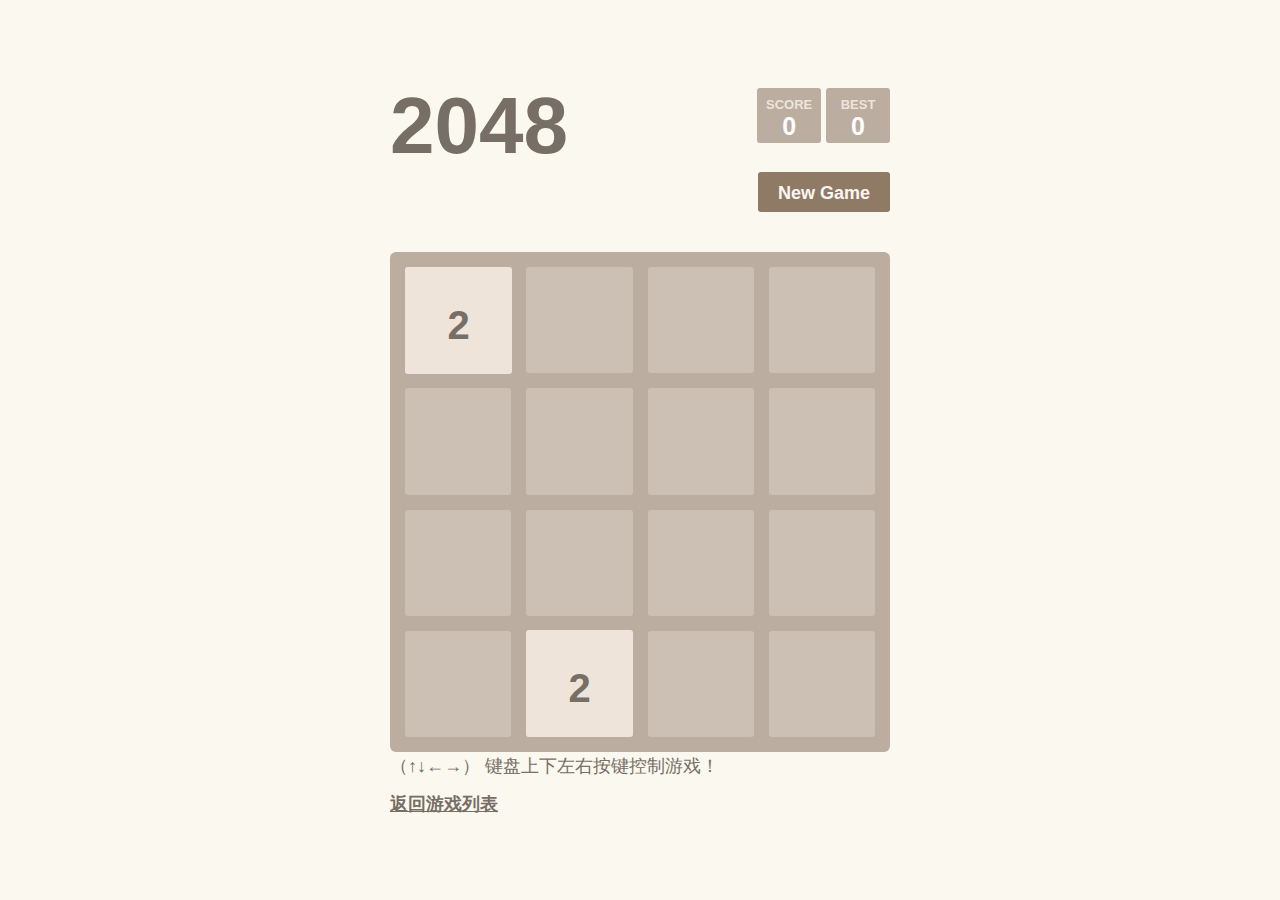
<file: tool/2048/index.html>
<!DOCTYPE html PUBLIC "-//W3C//DTD XHTML 1.0 Transitional//EN" "http://www.w3.org/TR/xhtml1/DTD/xhtml1-transitional.dtd">
<html lang="en">
<head>
	<meta http-equiv="Content-Type" content="text/html; charset=UTF-8">
    <meta charset="utf-8">
    <title>2048</title>
    <meta name="viewport" content="width=device-width, target-densitydpi=160dpi, initial-scale=1.0, maximum-scale=1, user-scalable=no, minimal-ui">
	<link rel="stylesheet" href="style.css">
</head>
<body>
<div class="container">
    <div class="heading">
        <h1 class="title">2048</h1>
        <div class="scores-container">
            <div class="score-container">104<div class="score-addition">+24</div></div>
            <div class="best-container">1420</div>
        </div>
    </div>
    <div class="above-game">
        <a class="restart-button">New Game</a>
    </div>
    <div class="game-container">
        <div class="game-message">
            <p>
            </p>
            <div class="lower">
                <a class="keep-playing-button">Keep going</a>
                <a class="retry-button">Try again</a>
                <div class="score-sharing"></div>
            </div>
        </div>
        <div class="grid-container">
            <div class="grid-row">
                <div class="grid-cell">
                </div>
                <div class="grid-cell">
                </div>
                <div class="grid-cell">
                </div>
                <div class="grid-cell">
                </div>
            </div>
            <div class="grid-row">
                <div class="grid-cell">
                </div>
                <div class="grid-cell">
                </div>
                <div class="grid-cell">
                </div>
                <div class="grid-cell">
                </div>
            </div>
            <div class="grid-row">
                <div class="grid-cell">
                </div>
                <div class="grid-cell">
                </div>
                <div class="grid-cell">
                </div>
                <div class="grid-cell">
                </div>
            </div>
            <div class="grid-row">
                <div class="grid-cell">
                </div>
                <div class="grid-cell">
                </div>
                <div class="grid-cell">
                </div>
                <div class="grid-cell">
                </div>
            </div>
        </div>
        <div class="tile-container"><div class="tile tile-2 tile-position-1-1"><div class="tile-inner">2</div></div><div class="tile tile-8 tile-position-1-2"><div class="tile-inner">6</div></div><div class="tile tile-8 tile-position-1-2"><div class="tile-inner">6</div></div><div class="tile tile-16 tile-position-1-2 tile-merged"><div class="tile-inner">8</div></div><div class="tile tile-16 tile-position-1-3"><div class="tile-inner">8</div></div><div class="tile tile-2 tile-position-1-4"><div class="tile-inner">2</div></div><div class="tile tile-4 tile-position-2-1"><div class="tile-inner">4</div></div><div class="tile tile-4 tile-position-2-1"><div class="tile-inner">4</div></div><div class="tile tile-8 tile-position-2-1 tile-merged"><div class="tile-inner">6</div></div><div class="tile tile-2 tile-position-3-1"><div class="tile-inner">2</div></div><div class="tile tile-2 tile-position-3-3 tile-new"><div class="tile-inner">2</div></div></div>
    </div>

	<p>（↑↓←→） 键盘上下左右按键控制游戏！</p>
<a href="http://tool.hmister.cn"  target="_blank">返回游戏列表</a>
    <script src="game.js"></script>

</div></body></html>
</file>
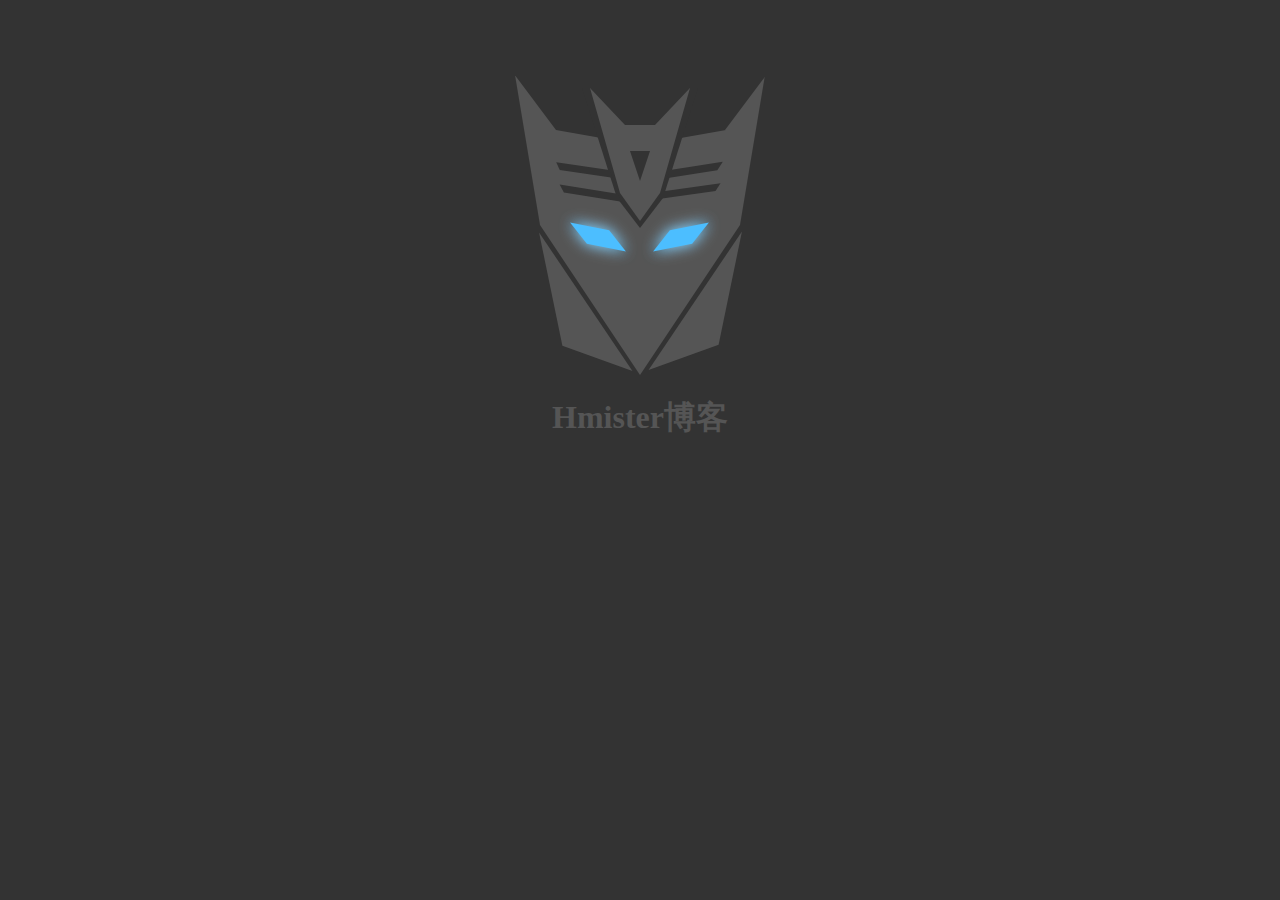
<file: tool/bxjgyd/index.html>
<html>
	<head>
	<meta charset="UTF-8">
	<title>正在进入Hmister博客...</title>
	<meta name="viewport" content="width=device-width, initial-scale=1.0">
	<meta http-equiv="refresh" content=5;url="http://www.hmister.cn">
	<style>
	body { background: #333; min-width: 320px; }
	#head-body { height: 0; width: 200px; position: relative; margin: 25px 0 50px 0; border-top: 150px solid #555; border-left: 25px solid transparent; border-right: 25px solid transparent; z-index: 2; }
	#head-body:after { content: ""; position: absolute; top: 0px; left: 0px; width: 0; height: 0; border-style: solid; border-color: #555 transparent transparent transparent; border-width: 150px 100px 0 100px; }
	#head-eye { width: 32px; height: 22px; -webkit-transform: skew(46deg) rotate(14deg); -moz-transform: skew(46deg) rotate(14deg); -o-transform: skew(46deg) rotate(14deg); background: #4CBEFF; box-shadow: rgba(255, 255, 255, 0.4) 0 0 15px, rgba(76, 190, 255, 0.95) 0 0 10px; z-index: 12; left: 67px; position: relative; top: -585px; }
	#head-eye-2 { width: 32px; height: 22px; -webkit-transform: skew(-46deg) rotate(-14deg); -moz-transform: skew(-46deg) rotate(-14deg); -o-transform: skew(-46deg) rotate(-14deg); background: #4CBEFF; box-shadow: rgba(255, 255, 255, 0.4) 0 0 15px, rgba(76, 190, 255, 0.95) 0 0 10px; z-index: 12; left: 150px; position: relative; top: -607px; }
	#head-topcover { border-top: 80px solid #333; border-left: 60px solid transparent; border-right: 60px solid transparent; height: 0; width: 169px; position: relative; z-index: 5; top: -225px; left: -19px; }
	#head-topcover:after { content: ""; position: absolute; top: 0px; left: 0px; width: 0; height: 0; border-style: solid; border-color: #333 transparent transparent transparent; border-width: 15px 85px 0 85px; }
	#head-toplogo-bg { border-top: 110px solid #333; border-left: 35px solid transparent; border-right: 35px solid transparent; height: 0; width: 46px; position: relative; z-index: 6; top: -267px; left: 67px; }
	#head-toplogo-bg:after { content: ""; position: absolute; top: 0px; left: 0px; width: 0; height: 0; border-style: solid; border-color: #333 transparent transparent transparent; border-width: 30px 23px 0 23px; }
	#head-toplogo { border-top: 105px solid #555; border-left: 30px solid transparent; border-right: 30px solid transparent; height: 0; width: 40px; position: relative; z-index: 7; top: -377px; left: 75px; }
	#head-toplogo:before { border-top: 30px solid #333; border-left: 10px solid transparent; border-right: 10px solid transparent; position: absolute; height: 0; width: 0; top: -42px; left: 10px; display: block; content: ''; }
	#head-toplogo:after { content: ""; position: absolute; top: 0px; left: 0px; width: 0; height: 0; border-style: solid; border-color: #555 transparent transparent transparent; border-width: 28px 20px 0 20px; }
	#head-toplogo-2 { border-top: 37px solid #333; border-left: 35px solid transparent; border-right: 35px solid transparent; height: 0; width: 30px; position: relative; z-index: 8; top: -482px; left: 75px; }
	#head-bottom { margin: 50px 0; position: relative; display: block; color: #555; width: 0px; height: 0px; border-right: 107px solid transparent; border-bottom: 44px solid #555; border-left: 60px solid transparent; -moz-transform: rotate(236deg); -webkit-transform: rotate(236deg); -ms-transform: rotate(236deg); -o-transform: rotate(236deg); top: -365px; left: -31px; z-index: 10; }
	#head-bottom-2 { position: relative; display: block; color: #555; width: 0px; height: 0px; border-right: 60px solid transparent; border-bottom: 44px solid #555; border-left: 107px solid transparent; -moz-transform: rotate(484deg); -webkit-transform: rotate(484deg); -ms-transform: rotate(484deg); -o-transform: rotate(484deg); top: -460px; left: 115px; }
	#head-sw { width: 49px; height: 8px; -webkit-transform: skew(-149deg) rotate(9deg); -moz-transform: skew(-149deg) rotate(9deg); -o-transform: skew(-149deg) rotate(9deg); background: #333; z-index: 15; left: 45px; position: relative; top: -629px; }
	#head-sw:after { width: 53px; height: 8px; -webkit-transform: skew(-174deg) rotate(1deg); -moz-transform: skew(-174deg) rotate(1deg); -o-transform: skew(-174deg) rotate(1deg); background: #333; content: ""; position: absolute; top: 24px; left: -6px; }
	#head-sw-2 { width: 49px; height: 8px; -webkit-transform: skew(279deg) rotate(10deg); -moz-transform: skew(279deg) rotate(10deg); -o-transform: skew(279deg) rotate(10deg); background: #333; z-index: 15; left: 155px; position: relative; top: -637px; }
	#head-sw-2:after { width: 45px; height: 9px; -webkit-transform: skew(-212deg) rotate(0deg); -moz-transform: skew(-212deg) rotate(0deg); -o-transform: skew(-212deg) rotate(0deg); background: #333; content: ""; position: absolute; top: -2px; left: 132px; }
	#t-ov { width: 250px; height: 325px; overflow: hidden; margin: 50px auto 20px auto; }
	.motime { }
	.motime #head-body { animation: head-body-1 4s cubic-bezier(0.25, 0.1, 0.25, 1); /* Firefox: */ -moz-animation: head-body-1 4s cubic-bezier(0.25, 0.1, 0.25, 1); /* Safari 和 Chrome: */ -webkit-animation: head-body-1 4s cubic-bezier(0.25, 0.1, 0.25, 1); /* Opera: */ -o-animation: head-body-1 4s cubic-bezier(0.25, 0.1, 0.25, 1); }
	@keyframes head-body-1 {
	0% {top:350px; border-top: 150px solid #555; border-left: 25px solid transparent; border-right: 25px solid transparent;}
	100% {top:0px; border-top: 150px solid #555; border-left: 25px solid transparent; border-right: 25px solid transparent;}
	}
	@-moz-keyframes head-body-1 /* Firefox */ { 0% {
	top:350px;
	border-top: 150px solid #555;
	border-left: 25px solid transparent;
	border-right: 25px solid transparent;
	}
	100% {
	top:0px;
	border-top: 150px solid #555;
	border-left: 25px solid transparent;
	border-right: 25px solid transparent;
	}
	}
	@-webkit-keyframes head-body-1 /* Safari 和 Chrome 基于webkit内核浏览器 */ { 0% {
	top:350px;
	border-top: 150px solid #555;
	border-left: 25px solid transparent;
	border-right: 25px solid transparent;
	}
	100% {
	top:0px;
	border-top: 150px solid #555;
	border-left: 25px solid transparent;
	border-right: 25px solid transparent;
	}
	}
	@-o-keyframes head-body-1 /* Opera */ { 0% {
	top:350px;
	border-top: 150px solid #555;
	border-left: 25px solid transparent;
	border-right: 25px solid transparent;
	}
	100% {
	top:0px;
	border-top: 150px solid #555;
	border-left: 25px solid transparent;
	border-right: 25px solid transparent;
	}
	}
	/***********************************************/

	.motime #head-toplogo { animation: head-body-2 2s cubic-bezier(0.25, 0.1, 0.25, 1); /* Firefox: */ -moz-animation: head-body-2 2s cubic-bezier(0.25, 0.1, 0.25, 1); /* Safari 和 Chrome: */ -webkit-animation: head-body-2 2s cubic-bezier(0.25, 0.1, 0.25, 1); /* Opera: */ -o-animation: head-body-2 2s cubic-bezier(0.25, 0.1, 0.25, 1); }
	@keyframes head-body-2 { 0% {
	top:-600px;
	}
	100% {
	top:-377px;
	}
	}
	@-moz-keyframes head-body-2 /* Firefox */ { 0% {
	top:-600px;
	}
	100% {
	top:-377px;
	}
	}
	@-webkit-keyframes head-body-2 /* Safari 和 Chrome */ { 0% {
	top:-600px;
	}
	100% {
	top:-377px;
	}
	}
	@-o-keyframes head-body-2 /* Opera */ { 0% {
	top:-600px;
	}
	100% {
	top:-377px;
	}
	}
	/***********************************************/

	.motime #head-toplogo-2 { animation: head-body-3 4s cubic-bezier(1, 0.5, 0.25, 0.1); /* Firefox: */ -moz-animation: head-body-3 4s cubic-bezier(1, 0.5, 0.25, 0.1); /* Safari 和 Chrome: */ -webkit-animation: head-body-3 4s cubic-bezier(1, 0.5, 0.25, 0.1); /* Opera: */ -o-animation: head-body-3 4s cubic-bezier(1, 0.5, 0.25, 0.1); }
	@keyframes head-body-3 { 0% {
	top:-800px;
	}
	100% {
	top:-482px;
	}
	}
	@-moz-keyframes head-body-3 /* Firefox */ { 0% {
	top:-800px;
	}
	100% {
	top:-482px;
	}
	}
	@-webkit-keyframes head-body-3 /* Safari 和 Chrome */ { 0% {
	top:-800px;
	}
	100% {
	top:-482px;
	}
	}
	@-o-keyframes head-body-3 /* Opera */ { 0% {
	top:-800px;
	}
	100% {
	top:-482px;
	}
	}
	/***********************************************/

	.motime #head-eye, .motime #head-eye-2 { animation: head-body-4 5s cubic-bezier(1, 1, 0.5, 0.005); /* Firefox: */ -moz-animation: head-body-4 5s cubic-bezier(1, 1, 0.5, 0.005); /* Safari 和 Chrome: */ -webkit-animation: head-body-4 5s cubic-bezier(1, 1, 0.5, 0.005); /* Opera: */ -o-animation: head-body-4 5s cubic-bezier(1, 1, 0.5, 0.005); }
	@keyframes head-body-4 { 0% {
	background: none;
	box-shadow:none;
	-webkit-box-shadow:none;
	-moz-box-shadow:none;
	}
	5% {
	background: none;
	box-shadow:none;
	-webkit-box-shadow:none;
	-moz-box-shadow:none;
	}
	10% {
	background: none;
	box-shadow:none;
	-webkit-box-shadow:none;
	-moz-box-shadow:none;
	}
	15% {
	background: none;
	box-shadow:none;
	-webkit-box-shadow:none;
	-moz-box-shadow:none;
	}
	20% {
	background: none;
	box-shadow:none;
	-webkit-box-shadow:none;
	-moz-box-shadow:none;
	}
	25% {
	background: none;
	box-shadow:none;
	-webkit-box-shadow:none;
	-moz-box-shadow:none;
	}
	30% {
	background: none;
	box-shadow:none;
	-webkit-box-shadow:none;
	-moz-box-shadow:none;
	}
	35% {
	background: none;
	box-shadow:none;
	-webkit-box-shadow:none;
	-moz-box-shadow:none;
	}
	40% {
	background: none;
	box-shadow:none;
	-webkit-box-shadow:none;
	-moz-box-shadow:none;
	}
	45% {
	background: none;
	box-shadow:none;
	-webkit-box-shadow:none;
	-moz-box-shadow:none;
	}
	50% {
	background: none;
	box-shadow:none;
	-webkit-box-shadow:none;
	-moz-box-shadow:none;
	}
	55% {
	background: none;
	box-shadow:none;
	-webkit-box-shadow:none;
	-moz-box-shadow:none;
	}
	60% {
	background: none;
	box-shadow:none;
	-webkit-box-shadow:none;
	-moz-box-shadow:none;
	}
	65% {
	background: none;
	box-shadow:none;
	-webkit-box-shadow:none;
	-moz-box-shadow:none;
	}
	70% {
	background: none;
	box-shadow:none;
	-webkit-box-shadow:none;
	-moz-box-shadow:none;
	}
	75% {
	background: none;
	box-shadow:none;
	-webkit-box-shadow:none;
	-moz-box-shadow:none;
	}
	80% {
	background: none;
	box-shadow:none;
	-webkit-box-shadow:none;
	-moz-box-shadow:none;
	}
	85% {
	background: none;
	box-shadow:none;
	-webkit-box-shadow:none;
	-moz-box-shadow:none;
	}
	90% {
	background: none;
	box-shadow:none;
	-webkit-box-shadow:none;
	-moz-box-shadow:none;
	}
	95% {
	background: none;
	box-shadow:none;
	-webkit-box-shadow:none;
	-moz-box-shadow:none;
	}
	100% {
	background: #4CBEFF;
	box-shadow: rgba(255, 255, 255, 0.4) 0 0 35px, rgba(76, 190, 255, 0.95) 0 0 25px;
	-webkit-box-shadow:rgba(255, 255, 255, 0.4) 0 0 35px, rgba(76, 190, 255, 0.95) 0 0 25px;
	-moz-box-shadow:rgba(255, 255, 255, 0.4) 0 0 35px, rgba(76, 190, 255, 0.95) 0 0 25px;
	}
	}
	@-moz-keyframes head-body-4 /* Firefox */ { 0% {
	background: none;
	box-shadow:none;
	-webkit-box-shadow:none;
	-moz-box-shadow:none;
	}
	5% {
	background: none;
	box-shadow:none;
	-webkit-box-shadow:none;
	-moz-box-shadow:none;
	}
	10% {
	background: none;
	box-shadow:none;
	-webkit-box-shadow:none;
	-moz-box-shadow:none;
	}
	15% {
	background: none;
	box-shadow:none;
	-webkit-box-shadow:none;
	-moz-box-shadow:none;
	}
	20% {
	background: none;
	box-shadow:none;
	-webkit-box-shadow:none;
	-moz-box-shadow:none;
	}
	25% {
	background: none;
	box-shadow:none;
	-webkit-box-shadow:none;
	-moz-box-shadow:none;
	}
	30% {
	background: none;
	box-shadow:none;
	-webkit-box-shadow:none;
	-moz-box-shadow:none;
	}
	35% {
	background: none;
	box-shadow:none;
	-webkit-box-shadow:none;
	-moz-box-shadow:none;
	}
	40% {
	background: none;
	box-shadow:none;
	-webkit-box-shadow:none;
	-moz-box-shadow:none;
	}
	45% {
	background: none;
	box-shadow:none;
	-webkit-box-shadow:none;
	-moz-box-shadow:none;
	}
	50% {
	background: none;
	box-shadow:none;
	-webkit-box-shadow:none;
	-moz-box-shadow:none;
	}
	55% {
	background: none;
	box-shadow:none;
	-webkit-box-shadow:none;
	-moz-box-shadow:none;
	}
	60% {
	background: none;
	box-shadow:none;
	-webkit-box-shadow:none;
	-moz-box-shadow:none;
	}
	65% {
	background: none;
	box-shadow:none;
	-webkit-box-shadow:none;
	-moz-box-shadow:none;
	}
	70% {
	background: none;
	box-shadow:none;
	-webkit-box-shadow:none;
	-moz-box-shadow:none;
	}
	75% {
	background: none;
	box-shadow:none;
	-webkit-box-shadow:none;
	-moz-box-shadow:none;
	}
	80% {
	background: none;
	box-shadow:none;
	-webkit-box-shadow:none;
	-moz-box-shadow:none;
	}
	85% {
	background: none;
	box-shadow:none;
	-webkit-box-shadow:none;
	-moz-box-shadow:none;
	}
	90% {
	background: none;
	box-shadow:none;
	-webkit-box-shadow:none;
	-moz-box-shadow:none;
	}
	95% {
	background: none;
	box-shadow:none;
	-webkit-box-shadow:none;
	-moz-box-shadow:none;
	}
	100% {
	background: #4CBEFF;
	box-shadow: rgba(255, 255, 255, 0.4) 0 0 35px, rgba(76, 190, 255, 0.95) 0 0 25px;
	-webkit-box-shadow:rgba(255, 255, 255, 0.4) 0 0 35px, rgba(76, 190, 255, 0.95) 0 0 25px;
	-moz-box-shadow:rgba(255, 255, 255, 0.4) 0 0 35px, rgba(76, 190, 255, 0.95) 0 0 25px;
	}
	}
	@-webkit-keyframes head-body-4 /* Safari 和 Chrome */ { 0% {
	background: none;
	box-shadow:none;
	-webkit-box-shadow:none;
	-moz-box-shadow:none;
	}
	5% {
	background: none;
	box-shadow:none;
	-webkit-box-shadow:none;
	-moz-box-shadow:none;
	}
	10% {
	background: none;
	box-shadow:none;
	-webkit-box-shadow:none;
	-moz-box-shadow:none;
	}
	15% {
	background: none;
	box-shadow:none;
	-webkit-box-shadow:none;
	-moz-box-shadow:none;
	}
	20% {
	background: none;
	box-shadow:none;
	-webkit-box-shadow:none;
	-moz-box-shadow:none;
	}
	25% {
	background: none;
	box-shadow:none;
	-webkit-box-shadow:none;
	-moz-box-shadow:none;
	}
	30% {
	background: none;
	box-shadow:none;
	-webkit-box-shadow:none;
	-moz-box-shadow:none;
	}
	35% {
	background: none;
	box-shadow:none;
	-webkit-box-shadow:none;
	-moz-box-shadow:none;
	}
	40% {
	background: none;
	box-shadow:none;
	-webkit-box-shadow:none;
	-moz-box-shadow:none;
	}
	45% {
	background: none;
	box-shadow:none;
	-webkit-box-shadow:none;
	-moz-box-shadow:none;
	}
	50% {
	background: none;
	box-shadow:none;
	-webkit-box-shadow:none;
	-moz-box-shadow:none;
	}
	55% {
	background: none;
	box-shadow:none;
	-webkit-box-shadow:none;
	-moz-box-shadow:none;
	}
	60% {
	background: none;
	box-shadow:none;
	-webkit-box-shadow:none;
	-moz-box-shadow:none;
	}
	65% {
	background: none;
	box-shadow:none;
	-webkit-box-shadow:none;
	-moz-box-shadow:none;
	}
	70% {
	background: none;
	box-shadow:none;
	-webkit-box-shadow:none;
	-moz-box-shadow:none;
	}
	75% {
	background: none;
	box-shadow:none;
	-webkit-box-shadow:none;
	-moz-box-shadow:none;
	}
	80% {
	background: none;
	box-shadow:none;
	-webkit-box-shadow:none;
	-moz-box-shadow:none;
	}
	85% {
	background: none;
	box-shadow:none;
	-webkit-box-shadow:none;
	-moz-box-shadow:none;
	}
	90% {
	background: none;
	box-shadow:none;
	-webkit-box-shadow:none;
	-moz-box-shadow:none;
	}
	95% {
	background: none;
	box-shadow:none;
	-webkit-box-shadow:none;
	-moz-box-shadow:none;
	}
	100% {
	background: #4CBEFF;
	box-shadow: rgba(255, 255, 255, 0.4) 0 0 35px, rgba(76, 190, 255, 0.95) 0 0 25px;
	-webkit-box-shadow:rgba(255, 255, 255, 0.4) 0 0 35px, rgba(76, 190, 255, 0.95) 0 0 25px;
	-moz-box-shadow:rgba(255, 255, 255, 0.4) 0 0 35px, rgba(76, 190, 255, 0.95) 0 0 25px;
	}
	}
	@-o-keyframes head-body-4 /* Opera */ { 0% {
	background: none;
	box-shadow:none;
	-webkit-box-shadow:none;
	-moz-box-shadow:none;
	}
	5% {
	background: none;
	box-shadow:none;
	-webkit-box-shadow:none;

	-moz-box-shadow:none;
	}
	10% {
	background: none;
	box-shadow:none;
	-webkit-box-shadow:none;
	-moz-box-shadow:none;
	}
	15% {
	background: none;
	box-shadow:none;
	-webkit-box-shadow:none;
	-moz-box-shadow:none;
	}
	20% {
	background: none;
	box-shadow:none;
	-webkit-box-shadow:none;
	-moz-box-shadow:none;
	}
	25% {
	background: none;
	box-shadow:none;
	-webkit-box-shadow:none;
	-moz-box-shadow:none;
	}
	30% {
	background: none;
	box-shadow:none;
	-webkit-box-shadow:none;
	-moz-box-shadow:none;
	}
	35% {
	background: none;
	box-shadow:none;
	-webkit-box-shadow:none;
	-moz-box-shadow:none;
	}
	40% {
	background: none;
	box-shadow:none;
	-webkit-box-shadow:none;
	-moz-box-shadow:none;
	}
	45% {
	background: none;
	box-shadow:none;
	-webkit-box-shadow:none;
	-moz-box-shadow:none;
	}
	50% {
	background: none;
	box-shadow:none;
	-webkit-box-shadow:none;
	-moz-box-shadow:none;
	}
	55% {
	background: none;
	box-shadow:none;
	-webkit-box-shadow:none;
	-moz-box-shadow:none;
	}
	60% {
	background: none;
	box-shadow:none;
	-webkit-box-shadow:none;
	-moz-box-shadow:none;
	}
	65% {
	background: none;
	box-shadow:none;
	-webkit-box-shadow:none;
	-moz-box-shadow:none;
	}
	70% {
	background: none;
	box-shadow:none;
	-webkit-box-shadow:none;
	-moz-box-shadow:none;
	}
	75% {
	background: none;
	box-shadow:none;
	-webkit-box-shadow:none;
	-moz-box-shadow:none;
	}
	80% {
	background: none;
	box-shadow:none;
	-webkit-box-shadow:none;
	-moz-box-shadow:none;
	}
	85% {
	background: none;
	box-shadow:none;
	-webkit-box-shadow:none;
	-moz-box-shadow:none;
	}
	90% {
	background: none;
	box-shadow:none;
	-webkit-box-shadow:none;
	-moz-box-shadow:none;
	}
	95% {
	background: none;
	box-shadow:none;
	-webkit-box-shadow:none;
	-moz-box-shadow:none;
	}
	100% {
	background: #4CBEFF;
	box-shadow: rgba(255, 255, 255, 0.4) 0 0 35px, rgba(76, 190, 255, 0.95) 0 0 25px;
	-webkit-box-shadow:rgba(255, 255, 255, 0.4) 0 0 35px, rgba(76, 190, 255, 0.95) 0 0 25px;
	-moz-box-shadow:rgba(255, 255, 255, 0.4) 0 0 35px, rgba(76, 190, 255, 0.95) 0 0 25px;
	}
	}
	/***********************************************/

	.motime #head-bottom { animation: head-body-5 3s cubic-bezier(0.1, 0.025, 0.005, 0.005); /* Firefox: */ -moz-animation: head-body-5 3s cubic-bezier(0.1, 0.025, 0.005, 0.005); /* Safari 和 Chrome: */ -webkit-animation: head-body-5 3s cubic-bezier(0.1, 0.025, 0.005, 0.005); /* Opera: */ -o-animation: head-body-5 3s cubic-bezier(0.1, 0.025, 0.005, 0.005); }
	@keyframes head-body-5 { 0% {
	left:300px;
	}
	50% {
	left:-120px;
	}
	100% {
	left:-31px;
	}
	}
	@-moz-keyframes head-body-5 /* Firefox */ { 0% {
	left:300px;
	}
	50% {
	left:-120px;
	}
	100% {
	left:-31px;
	}
	}
	@-webkit-keyframes head-body-5 /* Safari 和 Chrome */ { 0% {
	left:300px;
	}
	50% {
	left:-120px;
	}
	100% {
	left:-31px;
	}
	}
	@-o-keyframes head-body-5 /* Opera */ { 0% {
	left:300px;
	}
	50% {
	left:-120px;
	}
	100% {
	left:-31px;
	}
	}
	/***********************************************/

	.motime #head-bottom-2 { animation: head-body-6 3s cubic-bezier(0.1, 0.025, 0.005, 0.005); /* Firefox: */ -moz-animation: head-body-6 3s cubic-bezier(0.1, 0.025, 0.005, 0.005); /* Safari 和 Chrome: */ -webkit-animation: head-body-6 3s cubic-bezier(0.1, 0.025, 0.005, 0.005); /* Opera: */ -o-animation: head-body-6 3s cubic-bezier(0.1, 0.025, 0.005, 0.005); }
	@keyframes head-body-6 { 0% {
	left:-300px;
	}
	50% {
	left:300px;
	}
	100% {
	left:115px;
	}
	}
	@-moz-keyframes head-body-6 /* Firefox */ { 0% {
	left:-300px;
	}
	50% {
	left:300px;
	}
	100% {
	left:115px;
	}
	}
	@-webkit-keyframes head-body-6 /* Safari 和 Chrome */ { 0% {
	left:-300px;
	}
	50% {
	left:300px;
	}
	100% {
	left:115px;
	}
	}
	@-o-keyframes head-body-6 /* Opera */ { 0% {
	left:-300px;
	}
	50% {
	left:300px;
	}
	100% {
	left:115px;
	}
	}
	/***********************************************/

	.motime #head-toplogo:before { animation: head-body-7 3s cubic-bezier(1, 1, 0.005, 0.005); /* Firefox: */ -moz-animation: head-body-7 3s cubic-bezier(1, 1, 0.005, 0.005); /* Safari 和 Chrome: */ -webkit-animation: head-body-7 3s cubic-bezier(1, 1, 0.5, 0.005); /* Opera: */ -o-animation: head-body-7 3s cubic-bezier(1, 1, 0.005, 0.005); }
	@keyframes head-body-7 { 0% {
	border-top: 30px solid #555;
	}
	5% {
	border-top: 30px solid #555;
	}
	10% {
	border-top: 30px solid #555;
	}
	15% {
	border-top: 30px solid #555;
	}
	20% {
	border-top: 30px solid #555;
	}
	25% {
	border-top: 30px solid #555;
	}
	30% {
	border-top: 30px solid #555;
	}
	35% {
	border-top: 30px solid #555;
	}
	40% {
	border-top: 30px solid #555;
	}
	45% {
	border-top: 30px solid #555;
	}
	50% {
	border-top: 30px solid #555;
	}
	55% {
	border-top: 30px solid #555;
	}
	60% {
	border-top: 30px solid #555;
	}
	65% {
	border-top: 30px solid #555;
	}
	70% {
	border-top: 30px solid #555;
	}
	75% {
	border-top: 30px solid #555;
	}
	80% {
	border-top: 30px solid #555;
	}
	85% {
	border-top: 30px solid #555;
	}
	90% {
	border-top: 30px solid #333;
	}
	95% {
	border-top: 30px solid #555;
	}
	100% {
	border-top: 30px solid #333;
	}
	}
	@-moz-keyframes head-body-7 /* Firefox */ { 0% {
	border-top: 30px solid #555;
	}
	5% {
	border-top: 30px solid #555;
	}
	10% {
	border-top: 30px solid #555;
	}
	15% {
	border-top: 30px solid #555;
	}
	20% {
	border-top: 30px solid #555;
	}
	25% {
	border-top: 30px solid #555;
	}
	30% {
	border-top: 30px solid #555;
	}
	35% {
	border-top: 30px solid #555;
	}
	40% {
	border-top: 30px solid #555;
	}
	45% {
	border-top: 30px solid #555;
	}
	50% {
	border-top: 30px solid #555;
	}
	55% {
	border-top: 30px solid #555;
	}
	60% {
	border-top: 30px solid #555;
	}
	65% {
	border-top: 30px solid #555;
	}
	70% {
	border-top: 30px solid #555;
	}
	75% {
	border-top: 30px solid #555;
	}
	80% {
	border-top: 30px solid #555;
	}
	85% {
	border-top: 30px solid #555;
	}
	90% {
	border-top: 30px solid #333;
	}
	95% {
	border-top: 30px solid #555;
	}
	100% {
	border-top: 30px solid #333;
	}
	}
	@-webkit-keyframes head-body-7 /* Safari 和 Chrome */ { 0% {
	border-top: 30px solid #555;
	}
	5% {
	border-top: 30px solid #555;
	}
	10% {
	border-top: 30px solid #555;
	}
	15% {
	border-top: 30px solid #555;
	}
	20% {
	border-top: 30px solid #555;
	}
	25% {
	border-top: 30px solid #555;
	}
	30% {
	border-top: 30px solid #555;
	}
	35% {
	border-top: 30px solid #555;
	}
	40% {
	border-top: 30px solid #555;
	}
	45% {
	border-top: 30px solid #555;
	}
	50% {
	border-top: 30px solid #555;
	}
	55% {
	border-top: 30px solid #555;
	}
	60% {
	border-top: 30px solid #555;
	}
	65% {
	border-top: 30px solid #555;
	}
	70% {
	border-top: 30px solid #555;
	}
	75% {
	border-top: 30px solid #555;
	}
	80% {
	border-top: 30px solid #555;
	}
	85% {
	border-top: 30px solid #555;
	}
	90% {
	border-top: 30px solid #333;
	}
	95% {
	border-top: 30px solid #555;
	}
	100% {
	border-top: 30px solid #333;
	}
	}
	@-o-keyframes head-body-7 /* Opera */ { 0% {
	border-top: 30px solid #555;
	}
	5% {
	border-top: 30px solid #555;
	}
	10% {
	border-top: 30px solid #555;
	}
	15% {
	border-top: 30px solid #555;
	}
	20% {
	border-top: 30px solid #555;
	}
	25% {
	border-top: 30px solid #555;
	}
	30% {
	border-top: 30px solid #555;
	}
	35% {
	border-top: 30px solid #555;
	}
	40% {
	border-top: 30px solid #555;
	}
	45% {
	border-top: 30px solid #555;
	}
	50% {
	border-top: 30px solid #555;
	}
	55% {
	border-top: 30px solid #555;
	}
	60% {
	border-top: 30px solid #555;
	}
	65% {
	border-top: 30px solid #555;
	}
	70% {
	border-top: 30px solid #555;
	}
	75% {
	border-top: 30px solid #555;
	}
	80% {
	border-top: 30px solid #555;
	}
	85% {
	border-top: 30px solid #555;
	}
	90% {
	border-top: 30px solid #333;
	}
	95% {
	border-top: 30px solid #555;
	}
	100% {
	border-top: 30px solid #333;
	}
	}
	/***********************************************************************************/
	.wrap { width: 200px; height: 80px; margin: 0 auto; }
	.loading { position: relative; text-align: right; text-shadow: 0 0 6px #bce4ff; height: 20px; width: 185px; font-family: arial; color: #4CBEFF; text-shadow: rgba(255, 255, 255, 0.4) 0 0 35px, rgba(76, 190, 255, 0.95) 0 0 25px; }
	.loading span { display: block; text-transform: uppercase; position: absolute; right: 30px; height: 20px; width: 200px; line-height: 20px; }
	.loading span:after { content: ""; display: block; position: absolute; top: -2px; right: -21px; height: 20px; width: 16px; background: #4CBEFF; -moz-box-shadow: 0 0 15px #bce4ff; -webkit-box-shadow: 0 0 15px #bce4ff; box-shadow: 0 0 15px #bce4ff; -moz-animation: blink 5s infinite; -webkit-animation: blink 5s infinite; animation: blink 5s infinite; }
	.loading span.title { -moz-animation: title 12s linear infinite; -webkit-animation: title 12s linear infinite; animation: title 12s linear infinite; }
	.loading span.text { -moz-animation: title 12s linear 5s infinite; -webkit-animation: title 12s linear 5s infinite; animation: title 12s linear 5s infinite; opacity: 0; }
	@-webkit-keyframes title { 0% {
	opacity: 0;
	right: 130px;
	}
	48% {
	opacity: 0;
	right: 130px;
	}
	52% {
	opacity: 1;
	right: 30px;
	}
	70% {
	opacity: 1;
	right: 30px;
	}
	100% {
	opacity: 0;
	right: 30px;
	}
	}
	@-moz-keyframes title { 0% {
	opacity: 0;
	right: 130px;
	}
	48% {
	opacity: 0;
	right: 130px;
	}
	52% {
	opacity: 1;
	right: 30px;
	}
	70% {
	opacity: 1;
	right: 30px;
	}
	100% {
	opacity: 0;
	right: 30px;
	}
	}
	@-webkit-keyframes fade { 0% {
	opacity: 1;
	}
	100% {
	opacity: 0;
	}
	}
	@-moz-keyframes fade { 0% {
	opacity: 1;
	}
	100% {
	opacity: 0;
	}
	}
	@-webkit-keyframes bg { 0% {
	background-color: #306f99;
	}
	50% {
	background-color: #19470f;
	}
	90% {
	background-color: #734a10;
	}
	}
	@-moz-keyframes bg { 0% {
	background-color: #306f99;
	}
	50% {
	background-color: #19470f;
	}
	90% {
	background-color: #734a10;
	}
	}
	@-webkit-keyframes blink { 0% {
	opacity: 0;
	}
	5% {
	opacity: 1;
	}
	10% {
	opacity: 0;
	}
	15% {
	opacity: 1;
	}
	20% {
	opacity: 0;
	}
	25% {
	opacity: 1;
	}
	30% {
	opacity: 0;
	}
	35% {
	opacity: 1;
	}
	40% {
	opacity: 0;
	right: -21px;
	}
	45% {
	opacity: 1;
	right: 80px;
	}
	50% {
	opacity: 0;
	right: -21px;
	}
	51% {
	right: -21px;
	}
	55% {
	opacity: 1;
	}
	60% {
	opacity: 0;
	}
	65% {
	opacity: 1;
	}
	70% {
	opacity: 0;
	}
	75% {
	opacity: 1;
	}
	80% {
	opacity: 0;
	}
	85% {
	opacity: 1;
	}
	90% {
	opacity: 0;
	right: -21px;
	}
	95% {
	opacity: 1;
	right: 80px;
	}
	96% {
	right: -21px;
	}
	100% {
	opacity: 0;
	right: -21px;
	}
	}
	@-moz-keyframes blink { 0% {
	opacity: 0;
	}
	5% {
	opacity: 1;
	}
	10% {
	opacity: 0;
	}
	15% {
	opacity: 1;
	}
	20% {
	opacity: 0;
	}
	25% {
	opacity: 1;
	}
	30% {
	opacity: 0;
	}
	35% {
	opacity: 1;
	}
	40% {
	opacity: 0;
	right: -21px;
	}
	45% {
	opacity: 1;
	right: 80px;
	}
	50% {
	opacity: 0;
	right: -21px;
	}
	51% {
	right: -21px;
	}
	55% {
	opacity: 1;
	}
	60% {
	opacity: 0;
	}
	65% {
	opacity: 1;
	}
	70% {
	opacity: 0;
	}
	75% {
	opacity: 1;
	}
	80% {
	opacity: 0;
	}
	85% {
	opacity: 1;
	}
	90% {
	opacity: 0;
	right: -21px;
	}
	95% {
	opacity: 1;
	right: 80px;
	}
	96% {
	right: -21px;
	}
	100% {
	opacity: 0;
	right: -21px;
	}
	}
	</style>
	<body>
		<div id="t-ov">
			<div class="motime">
				<div id="head-body"></div>
				<div id="head-topcover"></div>
				<div id="head-toplogo-bg"></div>
				<div id="head-toplogo"></div>
				<div id="head-toplogo-2"></div>
				<div id="head-bottom"></div>
				<div id="head-bottom-2"></div>
				<div id="head-sw"></div>
				<div id="head-sw-2"></div>
				<div id="head-eye"></div>
				<div id="head-eye-2"></div>
			</div>
		</div>
		<h1 style="text-align:center;">
			<span style="color: #555555; font-family: 'Microsoft YaHei';">Hmister博客</span>
		</h1>
	</body>
</html>
</file>
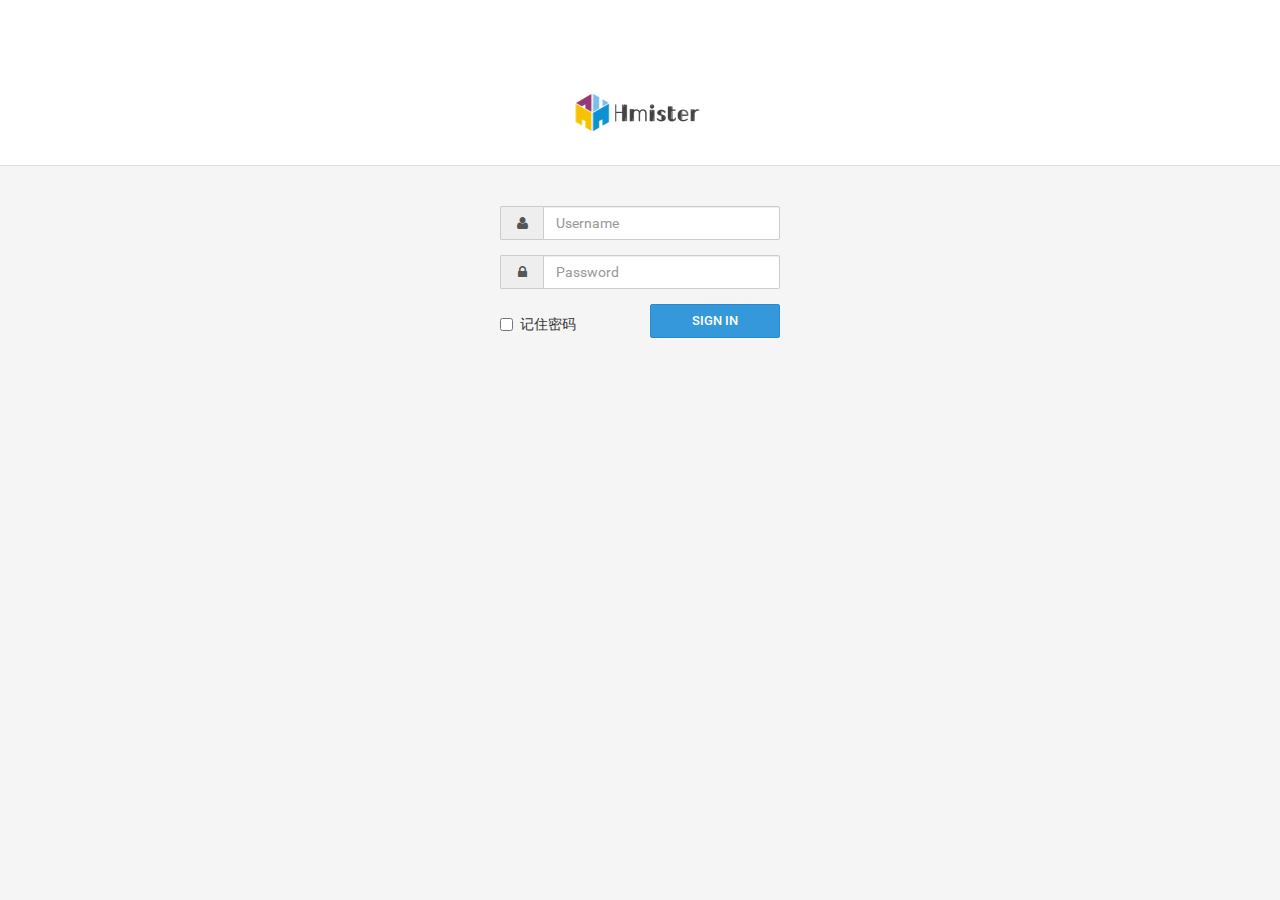
<file: admin/login.html>
<!DOCTYPE html>
<html lang="fr">
  <head>
    <meta charset="utf-8">
    <meta name="viewport" content="width=device-width, initial-scale=1.0, maximum-scale=1">
    <link rel="stylesheet" type="text/css" href="assets/css/bootstrap-clearmin.min.css">
    <link rel="stylesheet" type="text/css" href="assets/css/roboto.css">
    <link rel="stylesheet" type="text/css" href="assets/css/font-awesome.min.css">
    <title>Hmister - 工具箱后台管理系统 - 登录</title>
    <style></style>
  </head>
  <body class="cm-login">

    <div class="text-center" style="padding:90px 0 30px 0;background:#fff;border-bottom:1px solid #ddd">
      <img src="assets/img/logo-big.svg" width="300" height="45">
    </div>
    
    <div class="col-sm-6 col-md-4 col-lg-3" style="margin:40px auto; float:none;">
	
    <form action="handle_login.php" method="post"/>
	<div class="col-xs-12">
          <div class="form-group">
	    <div class="input-group">
	      <div class="input-group-addon"><i class="fa fa-fw fa-user"></i></div>
	      <input type="text" name="username" class="form-control" placeholder="Username">
	    </div>
          </div>
          <div class="form-group">
	    <div class="input-group">
	      <div class="input-group-addon"><i class="fa fa-fw fa-lock"></i></div>
	      <input type="password" name="password" class="form-control" placeholder="Password">
	    </div>
          </div>
        </div>
	<div class="col-xs-6">
          <div class="checkbox"><label><input type="checkbox" name="remember" value="yes"> 记住密码</label></div>
	</div><div class="col-xs-6">
          <button type="submit" class="btn btn-block btn-primary">Sign in</button>
        </div>
      </form>
    </div>
  </body>
</html>
</file>
<file: tool/2048/style.css>
html, body {
    margin: 0;
    padding: 0;
    background: #faf8ef;
    color: #776e65;
    font-family: "Microsoft YaHei", sans-serif, 'Microsoft Sans Serif','Microsoft JhengHei UI';
    font-size: 18px;
}
 
body {
    margin: 80px 0;
}
 
input {
    display: inline-block;
    background: #8f7a66;
    border-radius: 3px;
    padding: 0 20px;
    text-decoration: none;
    color: #f9f6f2;
    height: 40px;
    line-height: 42px;
    cursor: pointer;
    font: inherit;
    border: none;
    outline: none;
    box-sizing: border-box;
    font-weight: bold;
    margin: 0;
    -webkit-appearance: none;
    -moz-appearance: none;
    appearance: none;
}
 
input[type="text"], input[type="email"] {
    cursor: auto;
    background: #fcfbf9;
    font-weight: normal;
    color: #776e65;
    padding: 0 15px;
}
 
input[type="text"]::-webkit-input-placeholder, input[type="email"]::-webkit-input-placeholder {
    color: #9d948c;
}
 
input[type="text"]::-moz-placeholder, input[type="email"]::-moz-placeholder {
    color: #9d948c;
}
 
input[type="text"]:-ms-input-placeholder, input[type="email"]:-ms-input-placeholder {
    color: #9d948c;
}
 
.heading:after {
    content: "";
    display: block;
    clear: both;
}
 
h1.title {
    font-size: 80px;
    font-weight: bold;
    margin: 0;
    display: block;
    float: left;
}
 
@-webkit-keyframes move-up {
    0% {
        top: 25px;
        opacity: 1;
    }
 
    100% {
        top: -50px;
        opacity: 0;
    }
}
 
@-moz-keyframes move-up {
    0% {
        top: 25px;
        opacity: 1;
    }
 
    100% {
        top: -50px;
        opacity: 0;
    }
}
 
@keyframes move-up {
    0% {
        top: 25px;
        opacity: 1;
    }
 
    100% {
        top: -50px;
        opacity: 0;
    }
}
 
.scores-container {
    float: right;
    text-align: right;
}
 
.score-container, .best-container {
    position: relative;
    display: inline-block;
    background: #bbada0;
    padding: 15px 25px;
    font-size: 25px;
    height: 25px;
    line-height: 47px;
    font-weight: bold;
    border-radius: 3px;
    color: white;
    margin-top: 8px;
    text-align: center;
}
 
.score-container:after, .best-container:after {
    position: absolute;
    width: 100%;
    top: 10px;
    left: 0;
    text-transform: uppercase;
    font-size: 13px;
    line-height: 13px;
    text-align: center;
    color: #eee4da;
}
 
.score-container .score-addition, .best-container .score-addition {
    position: absolute;
    right: 30px;
    color: red;
    font-size: 25px;
    line-height: 25px;
    font-weight: bold;
    color: rgba(119, 110, 101, 0.9);
    z-index: 100;
    -webkit-animation: move-up 600ms ease-in;
    -moz-animation: move-up 600ms ease-in;
    animation: move-up 600ms ease-in;
    -webkit-animation-fill-mode: both;
    -moz-animation-fill-mode: both;
    animation-fill-mode: both;
}
 
.score-container:after {
    content: "Score";
}
 
.best-container:after {
    content: "Best";
}
 
p {
    margin-top: 0;
    margin-bottom: 10px;
    line-height: 1.65;
}
 
a {
    color: #776e65;
    font-weight: bold;
    text-decoration: underline;
    cursor: pointer;
}
 
strong.important {
    text-transform: uppercase;
}
 
hr {
    border: none;
    border-bottom: 1px solid #d8d4d0;
    margin-top: 20px;
    margin-bottom: 30px;
}
 
.container {
    width: 500px;
    margin: 0 auto;
}
 
@-webkit-keyframes fade-in {
    0% {
        opacity: 0;
    }
 
    100% {
        opacity: 1;
    }
}
 
@-moz-keyframes fade-in {
    0% {
        opacity: 0;
    }
 
    100% {
        opacity: 1;
    }
}
 
@keyframes fade-in {
    0% {
        opacity: 0;
    }
 
    100% {
        opacity: 1;
    }
}
 
@-webkit-keyframes slide-up {
    0% {
        margin-top: 32%;
    }
 
    100% {
        margin-top: 20%;
    }
}
 
@-moz-keyframes slide-up {
    0% {
        margin-top: 32%;
    }
 
    100% {
        margin-top: 20%;
    }
}
 
@keyframes slide-up {
    0% {
        margin-top: 32%;
    }
 
    100% {
        margin-top: 20%;
    }
}
 
.game-container {
    margin-top: 40px;
    position: relative;
    padding: 15px;
    cursor: default;
    -webkit-touch-callout: none;
    -ms-touch-callout: none;
    -webkit-user-select: none;
    -moz-user-select: none;
    -ms-user-select: none;
    -ms-touch-action: none;
    touch-action: none;
    background: #bbada0;
    border-radius: 6px;
    width: 500px;
    height: 500px;
    -webkit-box-sizing: border-box;
    -moz-box-sizing: border-box;
    box-sizing: border-box;
}
 
.game-message {
    display: none;
    position: absolute;
    top: 0;
    right: 0;
    bottom: 0;
    left: 0;
    background: rgba(238, 228, 218, 0.73);
    z-index: 100;
    padding-top: 40px;
    text-align: center;
    -webkit-animation: fade-in 800ms ease 1200ms;
    -moz-animation: fade-in 800ms ease 1200ms;
    animation: fade-in 800ms ease 1200ms;
    -webkit-animation-fill-mode: both;
    -moz-animation-fill-mode: both;
    animation-fill-mode: both;
}
 
.game-message p {
    font-size: 60px;
    font-weight: bold;
    height: 60px;
    line-height: 60px;
    margin-top: 222px;
}
 
.game-message .lower {
    display: block;
    margin-top: 29px;
}
 
.game-message .mailing-list {
    margin-top: 52px;
}
 
.game-message .mailing-list strong {
    display: block;
    margin-bottom: 10px;
}
 
.game-message .mailing-list .mailing-list-email-field {
    width: 230px;
    margin-right: 5px;
}
 
.game-message a {
    display: inline-block;
    background: #8f7a66;
    border-radius: 3px;
    padding: 0 20px;
    text-decoration: none;
    color: #f9f6f2;
    height: 40px;
    line-height: 42px;
    cursor: pointer;
    margin-left: 9px;
}
 
.game-message a.keep-playing-button {
    display: none;
}
 
.game-message .score-sharing {
    display: inline-block;
    vertical-align: middle;
    margin-left: 10px;
}
 
.game-message.game-won {
    background: rgba(237, 194, 46, 0.5);
    color: #f9f6f2;
}
 
.game-message.game-won a.keep-playing-button {
    display: inline-block;
}
 
.game-message.game-won, .game-message.game-over {
    display: block;
}
 
.game-message.game-won p, .game-message.game-over p {
    -webkit-animation: slide-up 1.5s ease-in-out 2500ms;
    -moz-animation: slide-up 1.5s ease-in-out 2500ms;
    animation: slide-up 1.5s ease-in-out 2500ms;
    -webkit-animation-fill-mode: both;
    -moz-animation-fill-mode: both;
    animation-fill-mode: both;
}
 
.game-message.game-won .mailing-list, .game-message.game-over .mailing-list {
    -webkit-animation: fade-in 1.5s ease-in-out 2500ms;
    -moz-animation: fade-in 1.5s ease-in-out 2500ms;
    animation: fade-in 1.5s ease-in-out 2500ms;
    -webkit-animation-fill-mode: both;
    -moz-animation-fill-mode: both;
    animation-fill-mode: both;
}
 
.grid-container {
    position: absolute;
    z-index: 1;
}
 
.grid-row {
    margin-bottom: 15px;
}
 
.grid-row:last-child {
    margin-bottom: 0;
}
 
.grid-row:after {
    content: "";
    display: block;
    clear: both;
}
 
.grid-cell {
    width: 106.25px;
    height: 106.25px;
    margin-right: 15px;
    float: left;
    border-radius: 3px;
    background: rgba(238, 228, 218, 0.35);
}
 
.grid-cell:last-child {
    margin-right: 0;
}
 
.tile-container {
    position: absolute;
    z-index: 2;
}
 
.tile, .tile .tile-inner {
    width: 107px;
    height: 107px;
    line-height: 116.25px;
}
 
.tile.tile-position-1-1 {
    -webkit-transform: translate(0px, 0px);
    -moz-transform: translate(0px, 0px);
    transform: translate(0px, 0px);
}
 
.tile.tile-position-1-2 {
    -webkit-transform: translate(0px, 121px);
    -moz-transform: translate(0px, 121px);
    transform: translate(0px, 121px);
}
 
.tile.tile-position-1-3 {
    -webkit-transform: translate(0px, 242px);
    -moz-transform: translate(0px, 242px);
    transform: translate(0px, 242px);
}
 
.tile.tile-position-1-4 {
    -webkit-transform: translate(0px, 363px);
    -moz-transform: translate(0px, 363px);
    transform: translate(0px, 363px);
}
 
.tile.tile-position-2-1 {
    -webkit-transform: translate(121px, 0px);
    -moz-transform: translate(121px, 0px);
    transform: translate(121px, 0px);
}
 
.tile.tile-position-2-2 {
    -webkit-transform: translate(121px, 121px);
    -moz-transform: translate(121px, 121px);
    transform: translate(121px, 121px);
}
 
.tile.tile-position-2-3 {
    -webkit-transform: translate(121px, 242px);
    -moz-transform: translate(121px, 242px);
    transform: translate(121px, 242px);
}
 
.tile.tile-position-2-4 {
    -webkit-transform: translate(121px, 363px);
    -moz-transform: translate(121px, 363px);
    transform: translate(121px, 363px);
}
 
.tile.tile-position-3-1 {
    -webkit-transform: translate(242px, 0px);
    -moz-transform: translate(242px, 0px);
    transform: translate(242px, 0px);
}
 
.tile.tile-position-3-2 {
    -webkit-transform: translate(242px, 121px);
    -moz-transform: translate(242px, 121px);
    transform: translate(242px, 121px);
}
 
.tile.tile-position-3-3 {
    -webkit-transform: translate(242px, 242px);
    -moz-transform: translate(242px, 242px);
    transform: translate(242px, 242px);
}
 
.tile.tile-position-3-4 {
    -webkit-transform: translate(242px, 363px);
    -moz-transform: translate(242px, 363px);
    transform: translate(242px, 363px);
}
 
.tile.tile-position-4-1 {
    -webkit-transform: translate(363px, 0px);
    -moz-transform: translate(363px, 0px);
    transform: translate(363px, 0px);
}
 
.tile.tile-position-4-2 {
    -webkit-transform: translate(363px, 121px);
    -moz-transform: translate(363px, 121px);
    transform: translate(363px, 121px);
}
 
.tile.tile-position-4-3 {
    -webkit-transform: translate(363px, 242px);
    -moz-transform: translate(363px, 242px);
    transform: translate(363px, 242px);
}
 
.tile.tile-position-4-4 {
    -webkit-transform: translate(363px, 363px);
    -moz-transform: translate(363px, 363px);
    transform: translate(363px, 363px);
}
 
.tile {
    position: absolute;
    -webkit-transition: 100ms ease-in-out;
    -moz-transition: 100ms ease-in-out;
    transition: 100ms ease-in-out;
    -webkit-transition-property: -webkit-transform;
    -moz-transition-property: -moz-transform;
    transition-property: transform;
}
 
.tile .tile-inner {
    border-radius: 3px;
    background: #eee4da;
    text-align: center;
    font-weight: bold;
    z-index: 10;
    font-size: 40px;
}
 
.tile.tile-2 .tile-inner {
    background: #eee4da;
    box-shadow: 0 0 30px 10px rgba(243, 215, 116, 0), inset 0 0 0 1px rgba(255, 255, 255, 0);
}
 
.tile.tile-4 .tile-inner {
    background: #ede0c8;
    box-shadow: 0 0 30px 10px rgba(243, 215, 116, 0), inset 0 0 0 1px rgba(255, 255, 255, 0);
}
 
.tile.tile-8 .tile-inner {
    color: #f9f6f2;
    background: #f2b179;
}
 
.tile.tile-16 .tile-inner {
    color: #f9f6f2;
    background: #f59563;
}
 
.tile.tile-32 .tile-inner {
    color: #f9f6f2;
    background: #f67c5f;
}
 
.tile.tile-64 .tile-inner {
    color: #f9f6f2;
    background: #f65e3b;
    font-size: 30px;
}
 
@media screen and (max-width: 520px) {
    .tile.tile-64 .tile-inner {
        font-size: 17px;
    }
}
 
.tile.tile-128 .tile-inner {
    color: #f9f6f2;
    background: #edcf72;
    box-shadow: 0 0 30px 10px rgba(243, 215, 116, 0.2381), inset 0 0 0 1px rgba(255, 255, 255, 0.14286);
    font-size: 25px;
}
 
@media screen and (max-width: 520px) {
    .tile.tile-128 .tile-inner {
        font-size: 13px;
    }
}
 
.tile.tile-256 .tile-inner {
    color: #f9f6f2;
    background: #edcc61;
    box-shadow: 0 0 30px 10px rgba(243, 215, 116, 0.31746), inset 0 0 0 1px rgba(255, 255, 255, 0.19048);
    font-size: 30px;
}
 
@media screen and (max-width: 520px) {
    .tile.tile-256 .tile-inner {
        font-size: 17px;
    }
}
 
.tile.tile-512 .tile-inner {
    color: #f9f6f2;
    background: #edc850;
    box-shadow: 0 0 30px 10px rgba(243, 215, 116, 0.39683), inset 0 0 0 1px rgba(255, 255, 255, 0.2381);
    font-size: 30px;
}
 
@media screen and (max-width: 520px) {
    .tile.tile-512 .tile-inner {
        font-size: 17px;
    }
}
 
.tile.tile-1024 .tile-inner {
    color: #f9f6f2;
    background: #edc53f;
    box-shadow: 0 0 30px 10px rgba(243, 215, 116, 0.47619), inset 0 0 0 1px rgba(255, 255, 255, 0.28571);
    font-size: 30px;
}
 
@media screen and (max-width: 520px) {
    .tile.tile-1024 .tile-inner {
        font-size: 17px;
    }
}
 
.tile.tile-2048 .tile-inner {
    color: #f9f6f2;
    background: #edc22e;
    box-shadow: 0 0 30px 10px rgba(243, 215, 116, 0.55556), inset 0 0 0 1px rgba(255, 255, 255, 0.33333);
    font-size: 30px;
}
 
@media screen and (max-width: 520px) {
    .tile.tile-2048 .tile-inner {
        font-size: 17px;
    }
}
 
.tile.tile-super .tile-inner {
    color: #f9f6f2;
    background: #3c3a32;
    font-size: 30px;
}
 
@media screen and (max-width: 520px) {
    .tile.tile-super .tile-inner {
        font-size: 17px;
    }
}
 
@-webkit-keyframes appear {
    0% {
        opacity: 0;
        -webkit-transform: scale(0);
        -moz-transform: scale(0);
        transform: scale(0);
    }
 
    100% {
        opacity: 1;
        -webkit-transform: scale(1);
        -moz-transform: scale(1);
        transform: scale(1);
    }
}
 
@-moz-keyframes appear {
    0% {
        opacity: 0;
        -webkit-transform: scale(0);
        -moz-transform: scale(0);
        transform: scale(0);
    }
 
    100% {
        opacity: 1;
        -webkit-transform: scale(1);
        -moz-transform: scale(1);
        transform: scale(1);
    }
}
 
@keyframes appear {
    0% {
        opacity: 0;
        -webkit-transform: scale(0);
        -moz-transform: scale(0);
        transform: scale(0);
    }
 
    100% {
        opacity: 1;
        -webkit-transform: scale(1);
        -moz-transform: scale(1);
        transform: scale(1);
    }
}
 
.tile-new .tile-inner {
    -webkit-animation: appear 200ms ease 100ms;
    -moz-animation: appear 200ms ease 100ms;
    animation: appear 200ms ease 100ms;
    -webkit-animation-fill-mode: backwards;
    -moz-animation-fill-mode: backwards;
    animation-fill-mode: backwards;
}
 
@-webkit-keyframes pop {
    0% {
        -webkit-transform: scale(0);
        -moz-transform: scale(0);
        transform: scale(0);
    }
 
    50% {
        -webkit-transform: scale(1.2);
        -moz-transform: scale(1.2);
        transform: scale(1.2);
    }
 
    100% {
        -webkit-transform: scale(1);
        -moz-transform: scale(1);
        transform: scale(1);
    }
}
 
@-moz-keyframes pop {
    0% {
        -webkit-transform: scale(0);
        -moz-transform: scale(0);
        transform: scale(0);
    }
 
    50% {
        -webkit-transform: scale(1.2);
        -moz-transform: scale(1.2);
        transform: scale(1.2);
    }
 
    100% {
        -webkit-transform: scale(1);
        -moz-transform: scale(1);
        transform: scale(1);
    }
}
 
@keyframes pop {
    0% {
        -webkit-transform: scale(0);
        -moz-transform: scale(0);
        transform: scale(0);
    }
 
    50% {
        -webkit-transform: scale(1.2);
        -moz-transform: scale(1.2);
        transform: scale(1.2);
    }
 
    100% {
        -webkit-transform: scale(1);
        -moz-transform: scale(1);
        transform: scale(1);
    }
}
 
.tile-merged .tile-inner {
    z-index: 20;
    -webkit-animation: pop 200ms ease 100ms;
    -moz-animation: pop 200ms ease 100ms;
    animation: pop 200ms ease 100ms;
    -webkit-animation-fill-mode: backwards;
    -moz-animation-fill-mode: backwards;
    animation-fill-mode: backwards;
}
 
.above-game:after {
    content: "";
    display: block;
    clear: both;
}
 
.game-intro {
    float: left;
    line-height: 42px;
    margin-bottom: 0;
}
 
.restart-button {
    display: inline-block;
    background: #8f7a66;
    border-radius: 3px;
    padding: 0 20px;
    text-decoration: none;
    color: #f9f6f2;
    height: 40px;
    line-height: 42px;
    cursor: pointer;
    display: block;
    text-align: center;
    float: right;
}
 
.game-explanation {
    margin-top: 50px;
}
 
.sharing {
    margin-top: 20px;
    text-align: center;
}
 
.sharing > iframe, .sharing > span, .sharing > form {
    display: inline-block;
    vertical-align: middle;
}
 
@media screen and (max-width: 520px) {
    html, body {
        font-size: 15px;
    }
 
    body {
        margin: 20px 0;
        padding: 0 20px;
    }
 
    h1.title {
        font-size: 27px;
        margin-top: 15px;
    }
 
    .container {
        width: 280px;
        margin: 0 auto;
    }
 
    .score-container, .best-container {
        margin-top: 0;
        padding: 15px 10px;
        min-width: 40px;
    }
 
    .heading {
        margin-bottom: 10px;
    }
 
    .game-intro {
        width: 55%;
        display: block;
        box-sizing: border-box;
        line-height: 1.65;
    }
 
    .restart-button {
        width: 42%;
        padding: 0;
        display: block;
        box-sizing: border-box;
        margin-top: 2px;
    }
 
    .game-container {
        margin-top: 17px;
        position: relative;
        padding: 10px;
        cursor: default;
        -webkit-touch-callout: none;
        -ms-touch-callout: none;
        -webkit-user-select: none;
        -moz-user-select: none;
        -ms-user-select: none;
        -ms-touch-action: none;
        touch-action: none;
        background: #bbada0;
        border-radius: 6px;
        width: 280px;
        height: 280px;
        -webkit-box-sizing: border-box;
        -moz-box-sizing: border-box;
        box-sizing: border-box;
    }
 
    .game-message {
        display: none;
        position: absolute;
        top: 0;
        right: 0;
        bottom: 0;
        left: 0;
        background: rgba(238, 228, 218, 0.73);
        z-index: 100;
        padding-top: 40px;
        text-align: center;
        -webkit-animation: fade-in 800ms ease 1200ms;
        -moz-animation: fade-in 800ms ease 1200ms;
        animation: fade-in 800ms ease 1200ms;
        -webkit-animation-fill-mode: both;
        -moz-animation-fill-mode: both;
        animation-fill-mode: both;
    }
 
    .game-message p {
        font-size: 60px;
        font-weight: bold;
        height: 60px;
        line-height: 60px;
        margin-top: 222px;
    }
 
    .game-message .lower {
        display: block;
        margin-top: 29px;
    }
 
    .game-message .mailing-list {
        margin-top: 52px;
    }
 
    .game-message .mailing-list strong {
        display: block;
        margin-bottom: 10px;
    }
 
    .game-message .mailing-list .mailing-list-email-field {
        width: 230px;
        margin-right: 5px;
    }
 
    .game-message a {
        display: inline-block;
        background: #8f7a66;
        border-radius: 3px;
        padding: 0 20px;
        text-decoration: none;
        color: #f9f6f2;
        height: 40px;
        line-height: 42px;
        cursor: pointer;
        margin-left: 9px;
    }
 
    .game-message a.keep-playing-button {
        display: none;
    }
 
    .game-message .score-sharing {
        display: inline-block;
        vertical-align: middle;
        margin-left: 10px;
    }
 
    .game-message.game-won {
        background: rgba(237, 194, 46, 0.5);
        color: #f9f6f2;
    }
 
    .game-message.game-won a.keep-playing-button {
        display: inline-block;
    }
 
    .game-message.game-won, .game-message.game-over {
        display: block;
    }
 
    .game-message.game-won p, .game-message.game-over p {
        -webkit-animation: slide-up 1.5s ease-in-out 2500ms;
        -moz-animation: slide-up 1.5s ease-in-out 2500ms;
        animation: slide-up 1.5s ease-in-out 2500ms;
        -webkit-animation-fill-mode: both;
        -moz-animation-fill-mode: both;
        animation-fill-mode: both;
    }
 
    .game-message.game-won .mailing-list, .game-message.game-over .mailing-list {
        -webkit-animation: fade-in 1.5s ease-in-out 2500ms;
        -moz-animation: fade-in 1.5s ease-in-out 2500ms;
        animation: fade-in 1.5s ease-in-out 2500ms;
        -webkit-animation-fill-mode: both;
        -moz-animation-fill-mode: both;
        animation-fill-mode: both;
    }
 
    .grid-container {
        position: absolute;
        z-index: 1;
    }
 
    .grid-row {
        margin-bottom: 10px;
    }
 
    .grid-row:last-child {
        margin-bottom: 0;
    }
 
    .grid-row:after {
        content: "";
        display: block;
        clear: both;
    }
 
    .grid-cell {
        width: 57.5px;
        height: 57.5px;
        margin-right: 10px;
        float: left;
        border-radius: 3px;
        background: rgba(238, 228, 218, 0.35);
    }
 
    .grid-cell:last-child {
        margin-right: 0;
    }
 
    .tile-container {
        position: absolute;
        z-index: 2;
    }
 
    .tile, .tile .tile-inner {
        width: 58px;
        height: 58px;
        line-height: 67.5px;
    }
 
    .tile.tile-position-1-1 {
        -webkit-transform: translate(0px, 0px);
        -moz-transform: translate(0px, 0px);
        transform: translate(0px, 0px);
    }
 
    .tile.tile-position-1-2 {
        -webkit-transform: translate(0px, 67px);
        -moz-transform: translate(0px, 67px);
        transform: translate(0px, 67px);
    }
 
    .tile.tile-position-1-3 {
        -webkit-transform: translate(0px, 135px);
        -moz-transform: translate(0px, 135px);
        transform: translate(0px, 135px);
    }
 
    .tile.tile-position-1-4 {
        -webkit-transform: translate(0px, 202px);
        -moz-transform: translate(0px, 202px);
        transform: translate(0px, 202px);
    }
 
    .tile.tile-position-2-1 {
        -webkit-transform: translate(67px, 0px);
        -moz-transform: translate(67px, 0px);
        transform: translate(67px, 0px);
    }
 
    .tile.tile-position-2-2 {
        -webkit-transform: translate(67px, 67px);
        -moz-transform: translate(67px, 67px);
        transform: translate(67px, 67px);
    }
 
    .tile.tile-position-2-3 {
        -webkit-transform: translate(67px, 135px);
        -moz-transform: translate(67px, 135px);
        transform: translate(67px, 135px);
    }
 
    .tile.tile-position-2-4 {
        -webkit-transform: translate(67px, 202px);
        -moz-transform: translate(67px, 202px);
        transform: translate(67px, 202px);
    }
 
    .tile.tile-position-3-1 {
        -webkit-transform: translate(135px, 0px);
        -moz-transform: translate(135px, 0px);
        transform: translate(135px, 0px);
    }
 
    .tile.tile-position-3-2 {
        -webkit-transform: translate(135px, 67px);
        -moz-transform: translate(135px, 67px);
        transform: translate(135px, 67px);
    }
 
    .tile.tile-position-3-3 {
        -webkit-transform: translate(135px, 135px);
        -moz-transform: translate(135px, 135px);
        transform: translate(135px, 135px);
    }
 
    .tile.tile-position-3-4 {
        -webkit-transform: translate(135px, 202px);
        -moz-transform: translate(135px, 202px);
        transform: translate(135px, 202px);
    }
 
    .tile.tile-position-4-1 {
        -webkit-transform: translate(202px, 0px);
        -moz-transform: translate(202px, 0px);
        transform: translate(202px, 0px);
    }
 
    .tile.tile-position-4-2 {
        -webkit-transform: translate(202px, 67px);
        -moz-transform: translate(202px, 67px);
        transform: translate(202px, 67px);
    }
 
    .tile.tile-position-4-3 {
        -webkit-transform: translate(202px, 135px);
        -moz-transform: translate(202px, 135px);
        transform: translate(202px, 135px);
    }
 
    .tile.tile-position-4-4 {
        -webkit-transform: translate(202px, 202px);
        -moz-transform: translate(202px, 202px);
        transform: translate(202px, 202px);
    }
 
    .tile .tile-inner {
        font-size: 25px;
    }
 
    .game-message {
        padding-top: 0;
    }
 
    .game-message p {
        font-size: 30px !important;
        height: 30px !important;
        line-height: 30px !important;
        margin-top: 32% !important;
        margin-bottom: 0 !important;
    }
 
    .game-message .lower {
        margin-top: 10px !important;
    }
 
    .game-message.game-won .score-sharing {
        margin-top: 10px;
    }
 
    .game-message.game-over .mailing-list {
        margin-top: 25px;
    }
 
    .game-message .mailing-list {
        margin-top: 10px;
    }
 
    .game-message .mailing-list .mailing-list-email-field {
        width: 180px;
    }
 
    .sharing > iframe, .sharing > span, .sharing > form {
        display: block;
        margin: 0 auto;
        margin-bottom: 20px;
    }
}
 
.pp-donate button {
    -webkit-appearance: none;
    -moz-appearance: none;
    appearance: none;
    border: none;
    font: inherit;
    color: inherit;
    display: inline-block;
    background: #8f7a66;
    border-radius: 3px;
    padding: 0 20px;
    text-decoration: none;
    color: #f9f6f2;
    height: 40px;
    line-height: 42px;
    cursor: pointer;
}
 
.pp-donate button img {
    vertical-align: -4px;
    margin-right: 8px;
}
 
.btc-donate {
    position: relative;
    margin-left: 10px;
    display: inline-block;
    background: #8f7a66;
    border-radius: 3px;
    padding: 0 20px;
    text-decoration: none;
    color: #f9f6f2;
    height: 40px;
    line-height: 42px;
    cursor: pointer;
}
 
.btc-donate img {
    vertical-align: -4px;
    margin-right: 8px;
}
 
.btc-donate a {
    color: #f9f6f2;
    text-decoration: none;
    font-weight: normal;
}
 
.btc-donate .address {
    cursor: auto;
    position: absolute;
    width: 340px;
    right: 50%;
    margin-right: -170px;
    padding-bottom: 7px;
    top: -30px;
    opacity: 0;
    pointer-events: none;
    -webkit-transition: 400ms ease;
    -moz-transition: 400ms ease;
    transition: 400ms ease;
    -webkit-transition-property: top, opacity;
    -moz-transition-property: top, opacity;
    transition-property: top, opacity;
}
 
.btc-donate .address:after {
    position: absolute;
    border-top: 10px solid #bbada0;
    border-right: 7px solid transparent;
    border-left: 7px solid transparent;
    content: "";
    bottom: 0px;
    left: 50%;
    margin-left: -7px;
}
 
.btc-donate .address code {
    background-color: #bbada0;
    padding: 10px 15px;
    width: 100%;
    border-radius: 3px;
    line-height: 1;
    font-weight: normal;
    font-size: 15px;
    font-family: Consolas, "Liberation Mono", Courier, monospace;
    text-align: center;
}
 
.btc-donate:hover .address, .btc-donate .address:hover .address {
    opacity: 1;
    top: -45px;
    pointer-events: auto;
}
 
@media screen and (max-width: 480px) {
    .btc-donate {
        width: 120px;
    }
 
    .btc-donate .address {
        margin-right: -150px;
        width: 300px;
    }
 
    .btc-donate .address code {
        font-size: 13px;
    }
 
    .btc-donate .address:after {
        left: 50%;
        bottom: 2px;
    }
}
</file>
<file: admin/assets/css/roboto.css>
@font-face {
  font-family: "Roboto";
  font-style: normal;
  font-weight: 300;
  src: local("Roboto Light"), local("Roboto-Light"), url(../fonts/roboto-light.woff2) format("woff2"), url(../fonts/roboto-light.woff) format("woff");
}
@font-face {
  font-family: "Roboto";
  font-style: normal;
  font-weight: 400;
  src: local("Roboto"), local("Roboto-Regular"), url(../fonts/roboto-regular.woff2) format("woff2"), url(../fonts/roboto-regular.woff) format("woff");
}
@font-face {
  font-family: "Roboto";
  font-style: normal;
  font-weight: 700;
  src: local("Roboto Medium"), local("Roboto-Medium"), url(../fonts/roboto-medium.woff2) format("woff2"), url(../fonts/roboto-medium.woff) format("woff");
}
@font-face {
  font-family: "Roboto";
  font-style: italic;
  font-weight: 400;
  src: local("Roboto Italic"), local("Roboto-Italic"), url(../fonts/roboto-italic.woff2) format("woff2"), url(../fonts/roboto-italic.woff) format("woff");
}
@font-face {
  font-family: "Roboto";
  font-style: italic;
  font-weight: 700;
  src: local("Roboto Medium Italic"), local("Roboto-MediumItalic"), url(../fonts/roboto-mediumitalic.woff2) format("woff2"), url(../fonts/roboto-mediumitalic.woff) format("woff");
}
</file>
